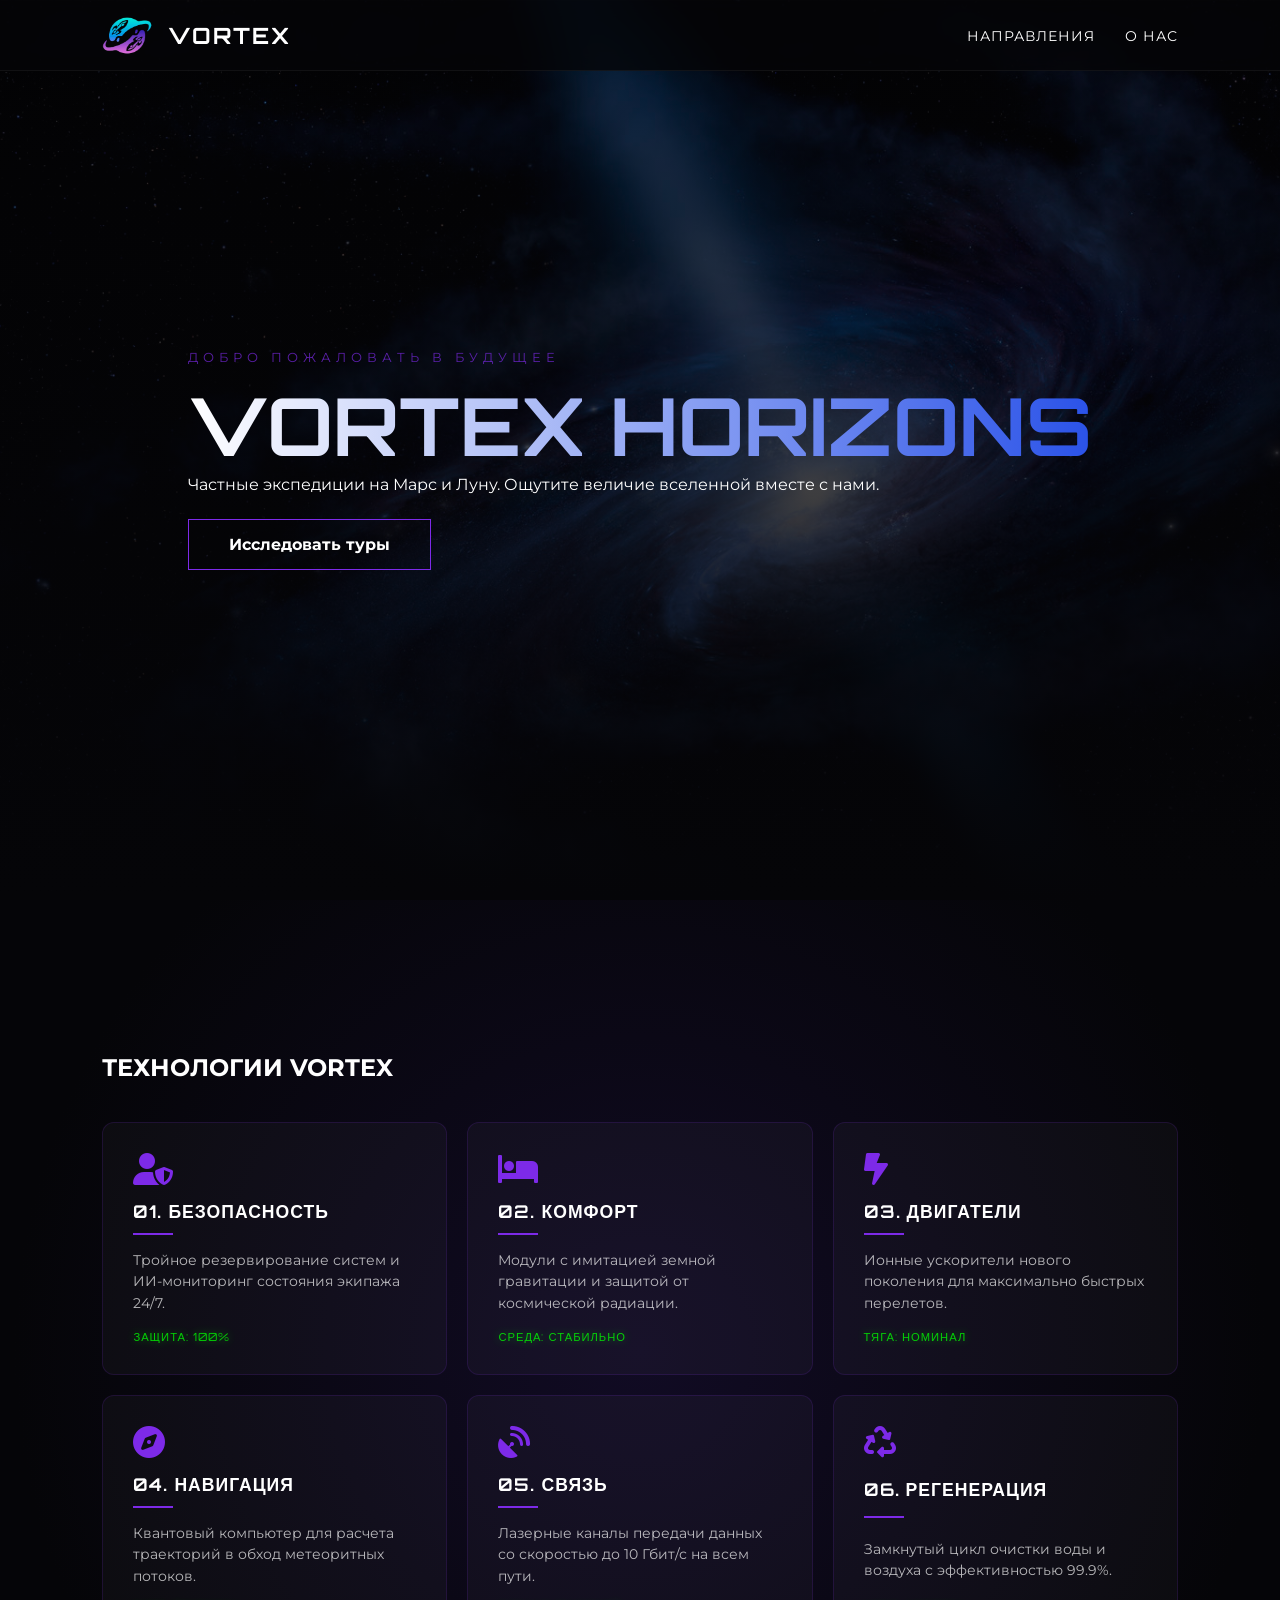
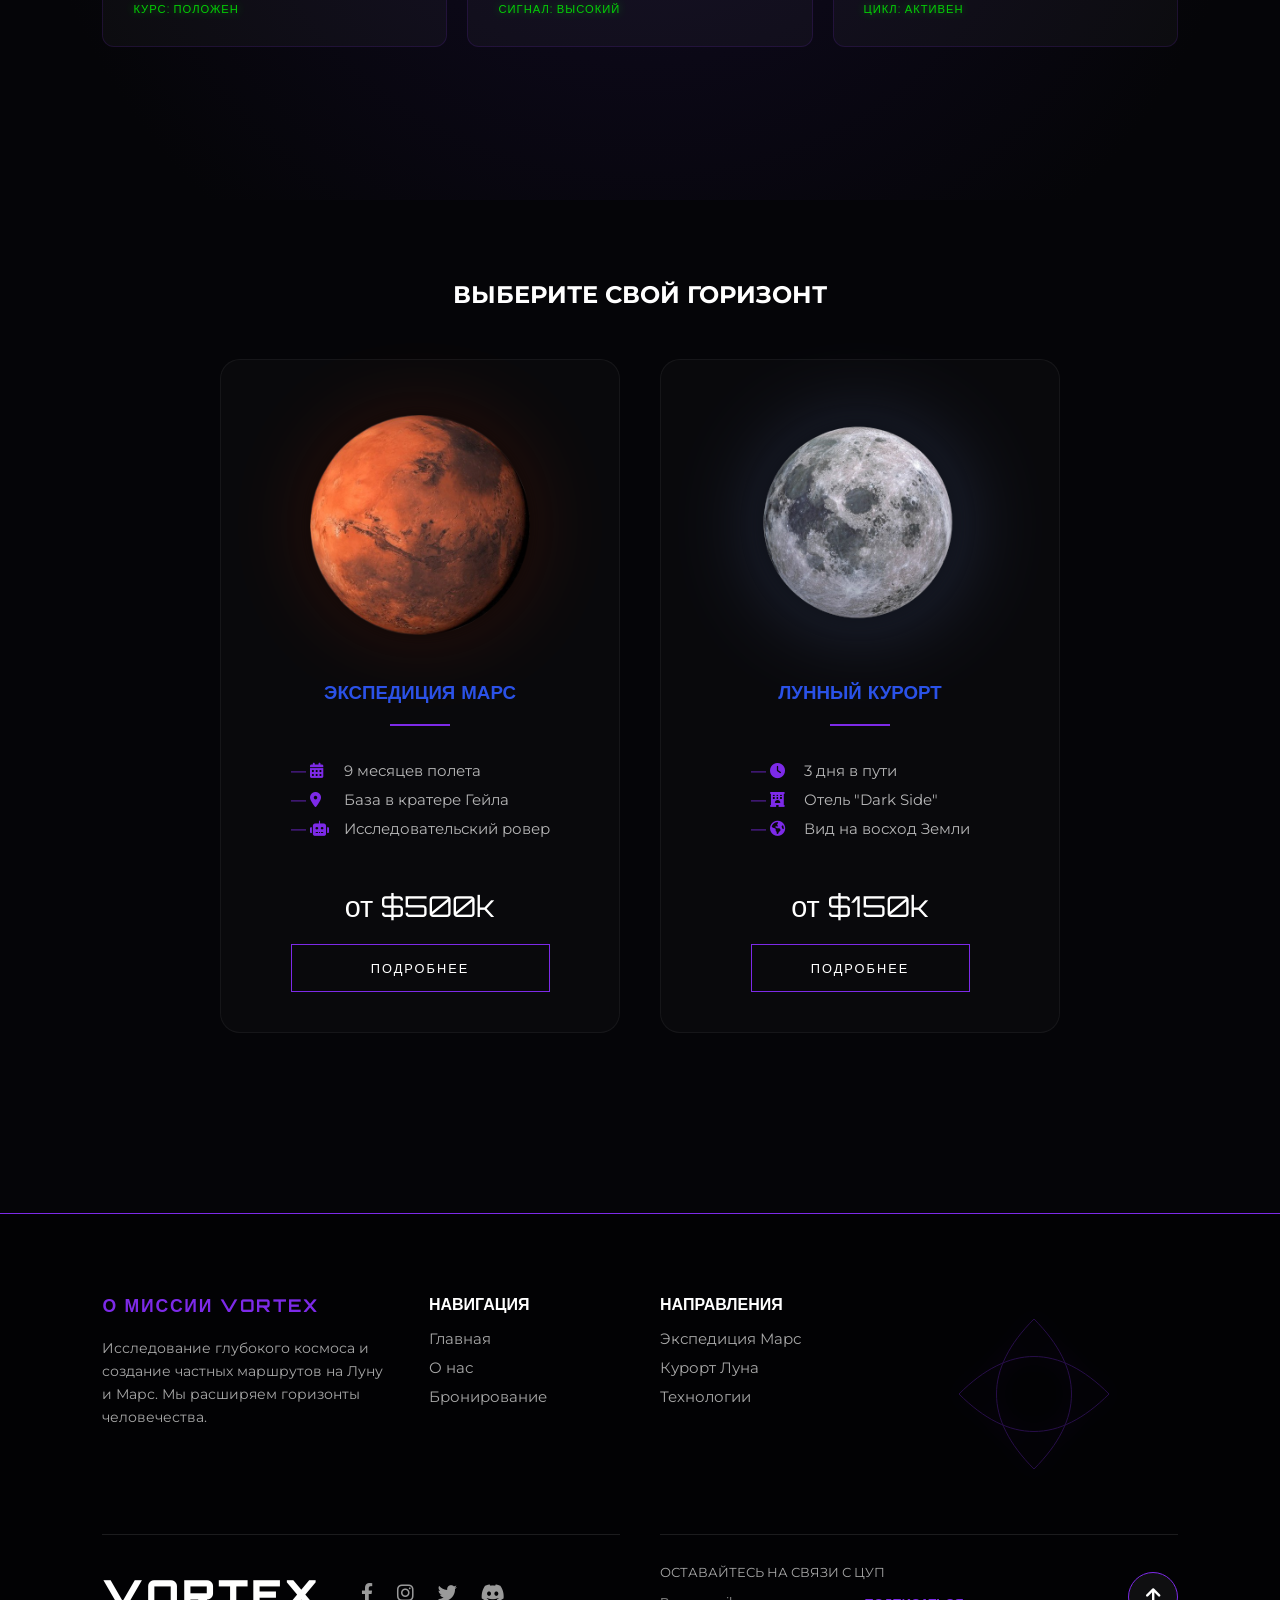
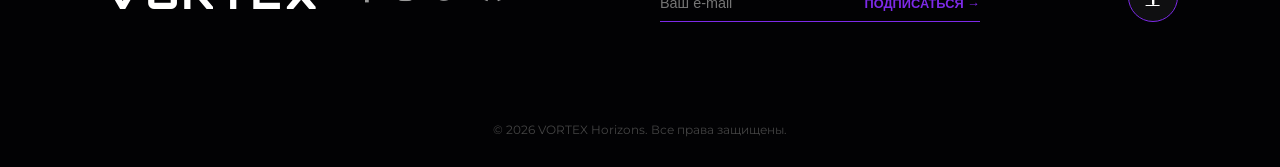
<file: index.html>
<head>
    <meta charset="UTF-8">
    <meta name="viewport" content="width=device-width, initial-scale=1.0">
    
    <meta name="description" content="VORTEX Horizons — ведущее агентство космического туризма. Забронируйте экспедиции на Марс и Луну уже сегодня.">
    <meta name="keywords" content="космический туризм, полеты на марс, экспедиция на луну, vortex horizons, космос">
    <meta name="author" content="Carpenco Maxim">
    <meta name="robots" content="index, follow">
    
    <meta property="og:title" content="VORTEX Horizons | Исследование космоса">
    <meta property="og:description" content="Ваш билет к звездам. Исследуйте пакеты услуг по колонизации планет.">
    <meta property="og:image" content="img/logo.png">
    <meta property="og:url" content="https://github.com/reky4ino">

    <title>VORTEX Horizons | Исследование космоса</title>
    <link href="https://fonts.googleapis.com/css2?family=Montserrat:wght@300;400;700&family=Orbitron:wght@400;700&display=swap" rel="stylesheet">
    <link rel="stylesheet" href="style.css">
</head>
<body class="page-fade">

    <header class="main-header">
        <a href="index.html" class="logo">
            <img src="images/Logo.png" alt="VORTEX Logo" class="logo-img">
            <span>VORTEX</span>
        </a>
        <nav class="nav-menu">
            <ul>
                <li><a href="#destinations">Направления</a></li>
                <li><a href="about.html">О нас</a></li>
                </ul>
        </nav>
    </header>

    <main>
        <section id="home" class="hero">
            <div class="hero-content">
                <span class="subtitle">Добро пожаловать в будущее</span>
                <h1>VORTEX <span>HORIZONS</span></h1>
                <p>Частные экспедиции на Марс и Луну. Ощутите величие вселенной вместе с нами.</p>
                <div class="hero-actions">
                    <a href="#destinations" class="btn-main">Исследовать туры</a>
                </div>
            </div>
        </section>

<section id="advantages" class="advantages-fullscreen">
    <div class="container-full">
        <h2 class="section-title">ТЕХНОЛОГИИ VORTEX</h2>
        <div class="adv-grid-6">
            <div class="adv-item glass">
                <div class="adv-icon"><i class="fas fa-user-shield"></i></div>
                <h3 class="orbitron-text">01. БЕЗОПАСНОСТЬ</h3>
                <div class="adv-line"></div>
                <p>Тройное резервирование систем и ИИ-мониторинг состояния экипажа 24/7.</p>
                <span class="adv-status">Защита: 100%</span>
            </div>

            <div class="adv-item glass">
                <div class="adv-icon"><i class="fas fa-bed"></i></div>
                <h3 class="orbitron-text">02. КОМФОРТ</h3>
                <div class="adv-line"></div>
                <p>Модули с имитацией земной гравитации и защитой от космической радиации.</p>
                <span class="adv-status">Среда: Стабильно</span>
            </div>

            <div class="adv-item glass">
                <div class="adv-icon"><i class="fas fa-bolt-lightning"></i></div>
                <h3 class="orbitron-text">03. ДВИГАТЕЛИ</h3>
                <div class="adv-line"></div>
                <p>Ионные ускорители нового поколения для максимально быстрых перелетов.</p>
                <span class="adv-status">Тяга: Номинал</span>
            </div>

            <div class="adv-item glass">
                <div class="adv-icon"><i class="fas fa-compass"></i></div>
                <h3 class="orbitron-text">04. НАВИГАЦИЯ</h3>
                <div class="adv-line"></div>
                <p>Квантовый компьютер для расчета траекторий в обход метеоритных потоков.</p>
                <span class="adv-status">Курс: Положен</span>
            </div>

            <div class="adv-item glass">
                <div class="adv-icon"><i class="fas fa-satellite-dish"></i></div>
                <h3 class="orbitron-text">05. СВЯЗЬ</h3>
                <div class="adv-line"></div>
                <p>Лазерные каналы передачи данных со скоростью до 10 Гбит/с на всем пути.</p>
                <span class="adv-status">Сигнал: Высокий</span>
            </div>

            <div class="adv-item glass">
                <div class="adv-icon"><i class="fas fa-recycle"></i></div>
                <h3 class="orbitron-text">06. РЕГЕНЕРАЦИЯ</h3>
                <div class="adv-line"></div>
                <p>Замкнутый цикл очистки воды и воздуха с эффективностью 99.9%.</p>
                <span class="adv-status">Цикл: Активен</span>
            </div>
        </div>
    </div>
</section>

       <section id="destinations" class="destinations-fullscreen">
    <div class="container">
        <h2 class="section-title">ВЫБЕРИТЕ СВОЙ ГОРИЗОНТ</h2>
        
        <div class="dest-grid">
            <div class="dest-card glass">
                <div class="planet-container">
                    <div class="planet-glow mars-glow"></div>
                    <img src="images/mars-fly.png" alt="Mars" class="planet-img floating">
                </div>
                <div class="card-info">
                    <h3 class="orbitron-text">ЭКСПЕДИЦИЯ МАРС</h3>
                    <div class="dest-line"></div>
                    <ul class="features">
                        <li><i class="fas fa-calendar-alt"></i> 9 месяцев полета</li>
                        <li><i class="fas fa-map-marker-alt"></i> База в кратере Гейла</li>
                        <li><i class="fas fa-robot"></i> Исследовательский ровер</li>
                    </ul>
                    <div class="price">от $500k</div>
                    <a href="mars.html" class="btn-card-new">ПОДРОБНЕЕ</a>
                </div>
            </div>

            <div class="dest-card glass">
                <div class="planet-container">
                    <div class="planet-glow moon-glow"></div>
                    <img src="images/moon-fly.png" alt="Moon" class="planet-img floating-delayed">
                </div>
                <div class="card-info">
                    <h3 class="orbitron-text">ЛУННЫЙ КУРОРТ</h3>
                    <div class="dest-line"></div>
                    <ul class="features">
                        <li><i class="fas fa-clock"></i> 3 дня в пути</li>
                        <li><i class="fas fa-hotel"></i> Отель "Dark Side"</li>
                        <li><i class="fas fa-earth-americas"></i> Вид на восход Земли</li>
                    </ul>
                    <div class="price">от $150k</div>
                    <a href="moon.html" class="btn-card-new">ПОДРОБНЕЕ</a>
                </div>
            </div>
        </div>
    </div>
</section>
    </main>

    <link rel="stylesheet" href="https://cdnjs.cloudflare.com/ajax/libs/font-awesome/6.0.0/css/all.min.css">

    <footer class="main-footer">
        <div class="footer-grid">
            <div class="footer-col footer-mission-info">
                <div class="footer-heading-fx">О МИССИИ VORTEX</div>
                <p class="mission-desc">Исследование глубокого космоса и создание частных маршрутов на Луну и Марс. Мы расширяем горизонты человечества.</p>
            </div>
            
            <div class="footer-col footer-links">
                <div class="footer-sub-heading">Навигация</div>
                <ul>
                    <li><a href="index.html">Главная</a></li>
                    <li><a href="about.html">О нас</a></li>
                    <li><a href="booking.html">Бронирование</a></li>
                </ul>
            </div>
            
            <div class="footer-col footer-links">
                <div class="footer-sub-heading">Направления</div>
                <ul>
                    <li><a href="mars.html">Экспедиция Марс</a></li>
                    <li><a href="moon.html">Курорт Луна</a></li>
                    <li><a href="index.html#advantages">Технологии</a></li>
                </ul>
            </div>

            <div class="footer-col footer-graphic-placeholder">
                <svg viewBox="0 0 400 300" class="borjomi-style-graphic">
                    <path d="M 50 150 C 150 50, 250 50, 350 150" stroke="#7d2ae8" fill="none" stroke-width="2"/>
                    <path d="M 50 150 C 150 250, 250 250, 350 150" stroke="#7d2ae8" fill="none" stroke-width="2"/>
                    <path d="M 200 0 C 100 100, 100 200, 200 300" stroke="#7d2ae8" fill="none" stroke-width="2"/>
                    <path d="M 200 0 C 300 100, 300 200, 200 300" stroke="#7d2ae8" fill="none" stroke-width="2"/>
                </svg>
            </div>

            <div class="footer-bottom-left">
                <div class="footer-logo orbitron-text">VORTEX</div>
                <div class="footer-social">
                    <a href="#"><i class="fab fa-facebook-f"></i></a>
                    <a href="#"><i class="fab fa-instagram"></i></a>
                    <a href="#"><i class="fab fa-twitter"></i></a>
                    <a href="#"><i class="fab fa-discord"></i></a>
                </div>
            </div>

            <div class="footer-bottom-right">
                <div class="footer-email-box">
                    <label for="email-subscribe">Оставайтесь на связи с ЦУП</label>
                    <div class="subscribe-input-wrapper">
                        <input type="email" id="email-subscribe" placeholder="Ваш e-mail">
                        <button class="subscribe-btn">ПОДПИСАТЬСЯ →</button>
                    </div>
                </div>
                <a href="#home" class="back-to-top-btn"><i class="fas fa-arrow-up"></i></a>
            </div>
        </div>
        <div class="footer-copyright">
            <p>&copy; 2026 VORTEX Horizons. Все права защищены.</p>
        </div>
    </footer>

    <script src="script.js"></script>
</body>

</html>
</file>
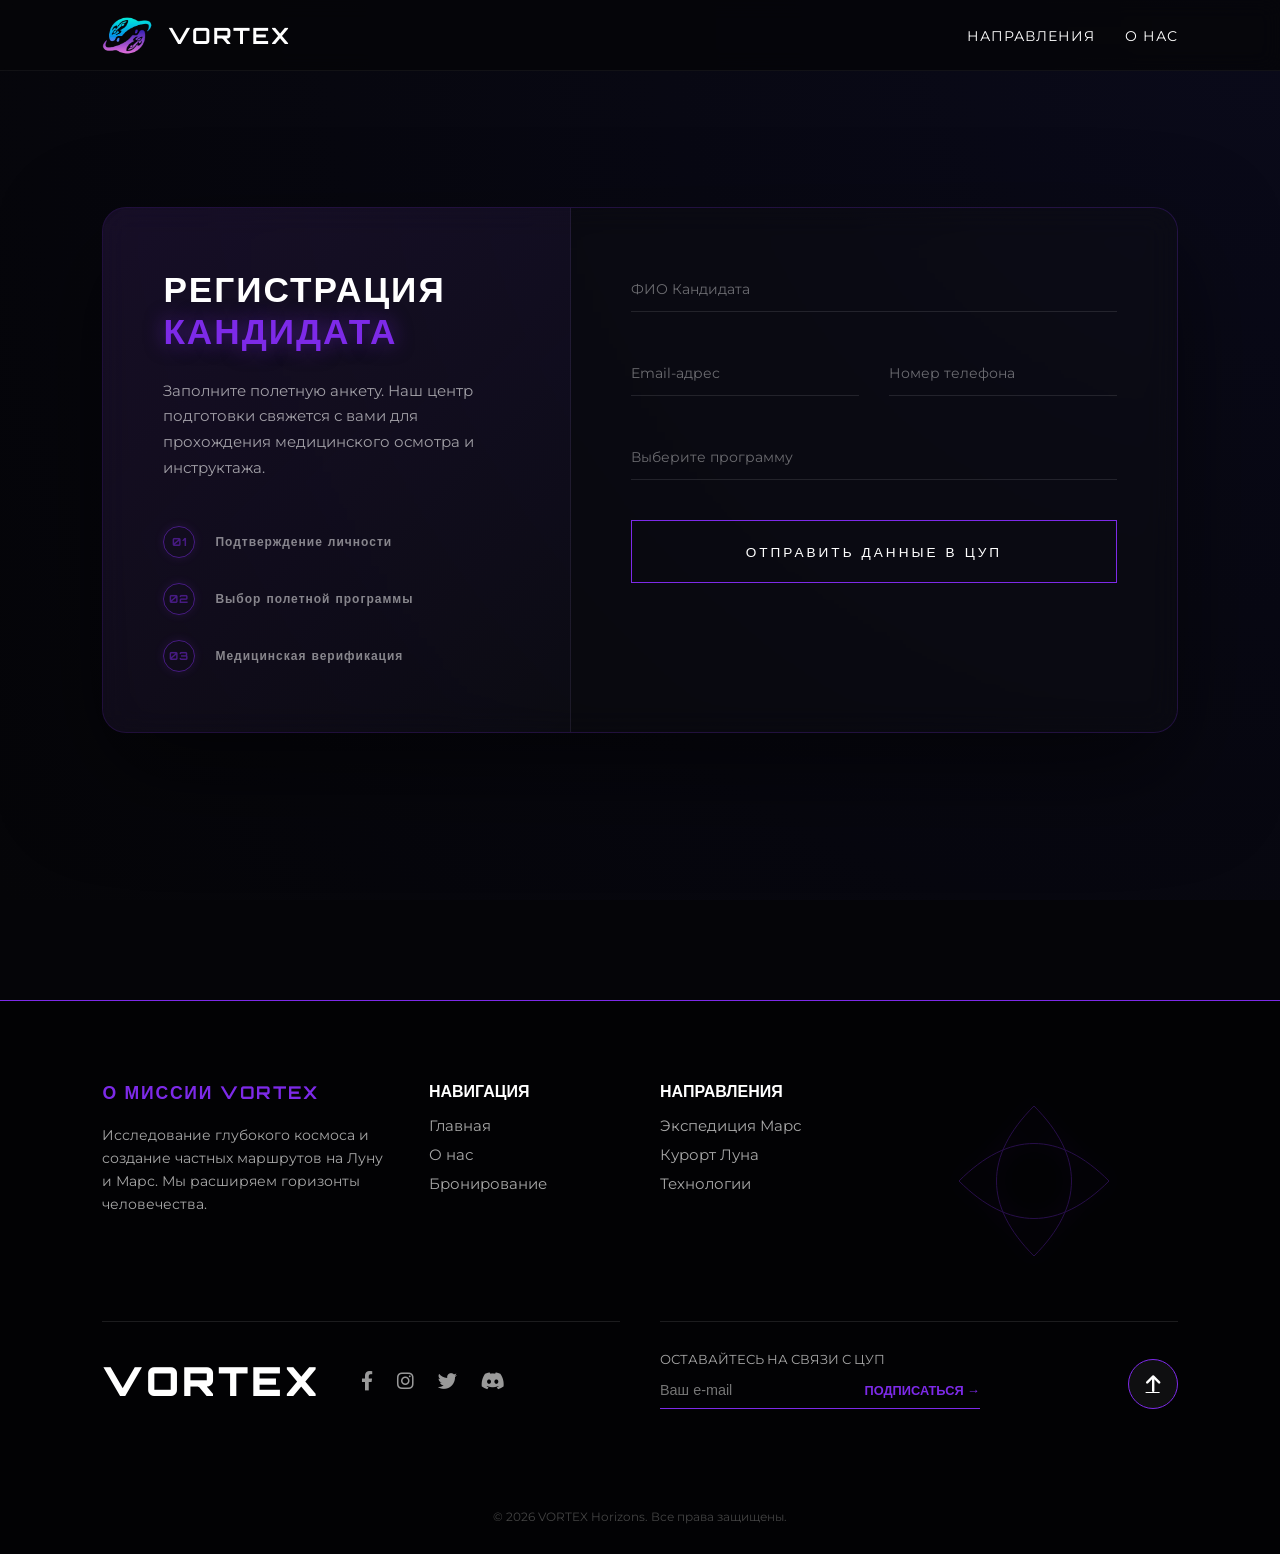
<file: booking.html>
<!DOCTYPE html>
<html lang="ru">
<head>
    <meta charset="UTF-8">
    <meta name="viewport" content="width=device-width, initial-scale=1.0">
    <title>Бронирование полета | VORTEX Horizons</title>
    <link href="https://fonts.googleapis.com/css2?family=Montserrat:wght@300;400;700&family=Orbitron:wght@400;700&display=swap" rel="stylesheet">
    <link rel="stylesheet" href="style.css">
</head>
<body class="page-fade">

<header class="main-header">
        <a href="index.html" class="logo">
            <img src="images/Logo.png" alt="VORTEX Logo" class="logo-img">
            <span>VORTEX</span>
        </a>
        <nav class="nav-menu">
            <ul>
                <li><a href="index.html#destinations">Направления</a></li>
                <li><a href="about.html">О нас</a></li>
            </ul>
        </nav>
    </header>

    <main class="booking-page">
        <div class="booking-container glass">
            <div class="booking-info">
                <h1 class="orbitron-text">РЕГИСТРАЦИЯ <span>КАНДИДАТА</span></h1>
                <p>Заполните полетную анкету. Наш центр подготовки свяжется с вами для прохождения медицинского осмотра и инструктажа.</p>
                
                <div class="step-list">
                    <div class="step"><span>01</span> Подтверждение личности</div>
                    <div class="step"><span>02</span> Выбор полетной программы</div>
                    <div class="step"><span>03</span> Медицинская верификация</div>
                </div>
            </div>

            <div class="booking-form-wrapper">
                <form id="mainOrderForm" class="modern-form" action="https://formspree.io/f/xdawgbwy" method="POST">
    <div class="form-row">
        <div class="input-group">
            <input type="text" name="ФИО" id="name" required placeholder=" ">
            <label>ФИО Кандидата</label>
            <div class="bar"></div>
        </div>
    </div>

    <div class="form-row">
        <div class="input-group">
            <input type="email" name="Email" id="email" required placeholder=" ">
            <label>Email-адрес</label>
            <div class="bar"></div>
        </div>
        <div class="input-group">
            <input type="tel" name="Телефон" id="phone" placeholder=" ">
            <label>Номер телефона</label>
            <div class="bar"></div>
        </div>
    </div>

                    <div class="form-row">
    <div class="input-group">
        <select id="destination" required>
            <option value="" disabled selected hidden></option> 
            <optgroup label="Пакеты Марса">
                <option value="mars_basic">Первооткрыватель 500.000$</option>
                <option value="mars_pro">Исследователь 850.000$</option>
                <option value="mars_vip">Архитектор 1.200.000$</option>
            </optgroup>
            <optgroup label="Пакеты Луны">
                <option value="moon_basic">Облёт 150.000$)</option>
                <option value="moon_pro">Прилунение 350.000$</option>
                <option value="moon_vip">Лунная база 600.000$</option>
            </optgroup>
        </select>
        <label>Выберите программу</label> <div class="bar"></div>
    </div>
</div>

                    <button type="submit" class="btn-submit-large orbitron-text">ОТПРАВИТЬ ДАННЫЕ В ЦУП</button>
                </form>
            </div>
        </div>
    </main>

<link rel="stylesheet" href="https://cdnjs.cloudflare.com/ajax/libs/font-awesome/6.0.0/css/all.min.css">

<footer class="main-footer">
    <div class="footer-grid">
        <div class="footer-col footer-mission-info">
            <div class="footer-heading-fx">О МИССИИ VORTEX</div>
            <p class="mission-desc">Исследование глубокого космоса и создание частных маршрутов на Луну и Марс. Мы расширяем горизонты человечества.</p>
        </div>
        
        <div class="footer-col footer-links">
            <div class="footer-sub-heading">Навигация</div>
            <ul>
                <li><a href="index.html">Главная</a></li>
                <li><a href="about.html">О нас</a></li>
                <li><a href="booking.html">Бронирование</a></li>
            </ul>
        </div>
        
        <div class="footer-col footer-links">
            <div class="footer-sub-heading">Направления</div>
            <ul>
                <li><a href="mars.html">Экспедиция Марс</a></li>
                <li><a href="moon.html">Курорт Луна</a></li>
                <li><a href="index.html#advantages">Технологии</a></li>
            </ul>
        </div>

        <div class="footer-col footer-graphic-placeholder">
            <svg viewBox="0 0 400 300" class="borjomi-style-graphic">
                <path d="M 50 150 C 150 50, 250 50, 350 150" stroke="#7d2ae8" fill="none" stroke-width="2"/>
                <path d="M 50 150 C 150 250, 250 250, 350 150" stroke="#7d2ae8" fill="none" stroke-width="2"/>
                <path d="M 200 0 C 100 100, 100 200, 200 300" stroke="#7d2ae8" fill="none" stroke-width="2"/>
                <path d="M 200 0 C 300 100, 300 200, 200 300" stroke="#7d2ae8" fill="none" stroke-width="2"/>
            </svg>
        </div>

        <div class="footer-bottom-left">
            <div class="footer-logo orbitron-text">VORTEX</div>
            <div class="footer-social">
                <a href="#"><i class="fab fa-facebook-f"></i></a>
                <a href="#"><i class="fab fa-instagram"></i></a>
                <a href="#"><i class="fab fa-twitter"></i></a>
                <a href="#"><i class="fab fa-discord"></i></a>
            </div>
        </div>

        <div class="footer-bottom-right">
            <div class="footer-email-box">
                <label for="email-subscribe">Оставайтесь на связи с ЦУП</label>
                <div class="subscribe-input-wrapper">
                    <input type="email" id="email-subscribe" placeholder="Ваш e-mail">
                    <button class="subscribe-btn">ПОДПИСАТЬСЯ →</button>
                </div>
            </div>
            <a href="#home" class="back-to-top-btn"><i class="fas fa-arrow-up"></i></a>
        </div>
    </div>
    <div class="footer-copyright">
        <p>&copy; 2026 VORTEX Horizons. Все права защищены.</p>
    </div>
</footer>

    <script src="script.js"></script>
</body>
</html>
</file>
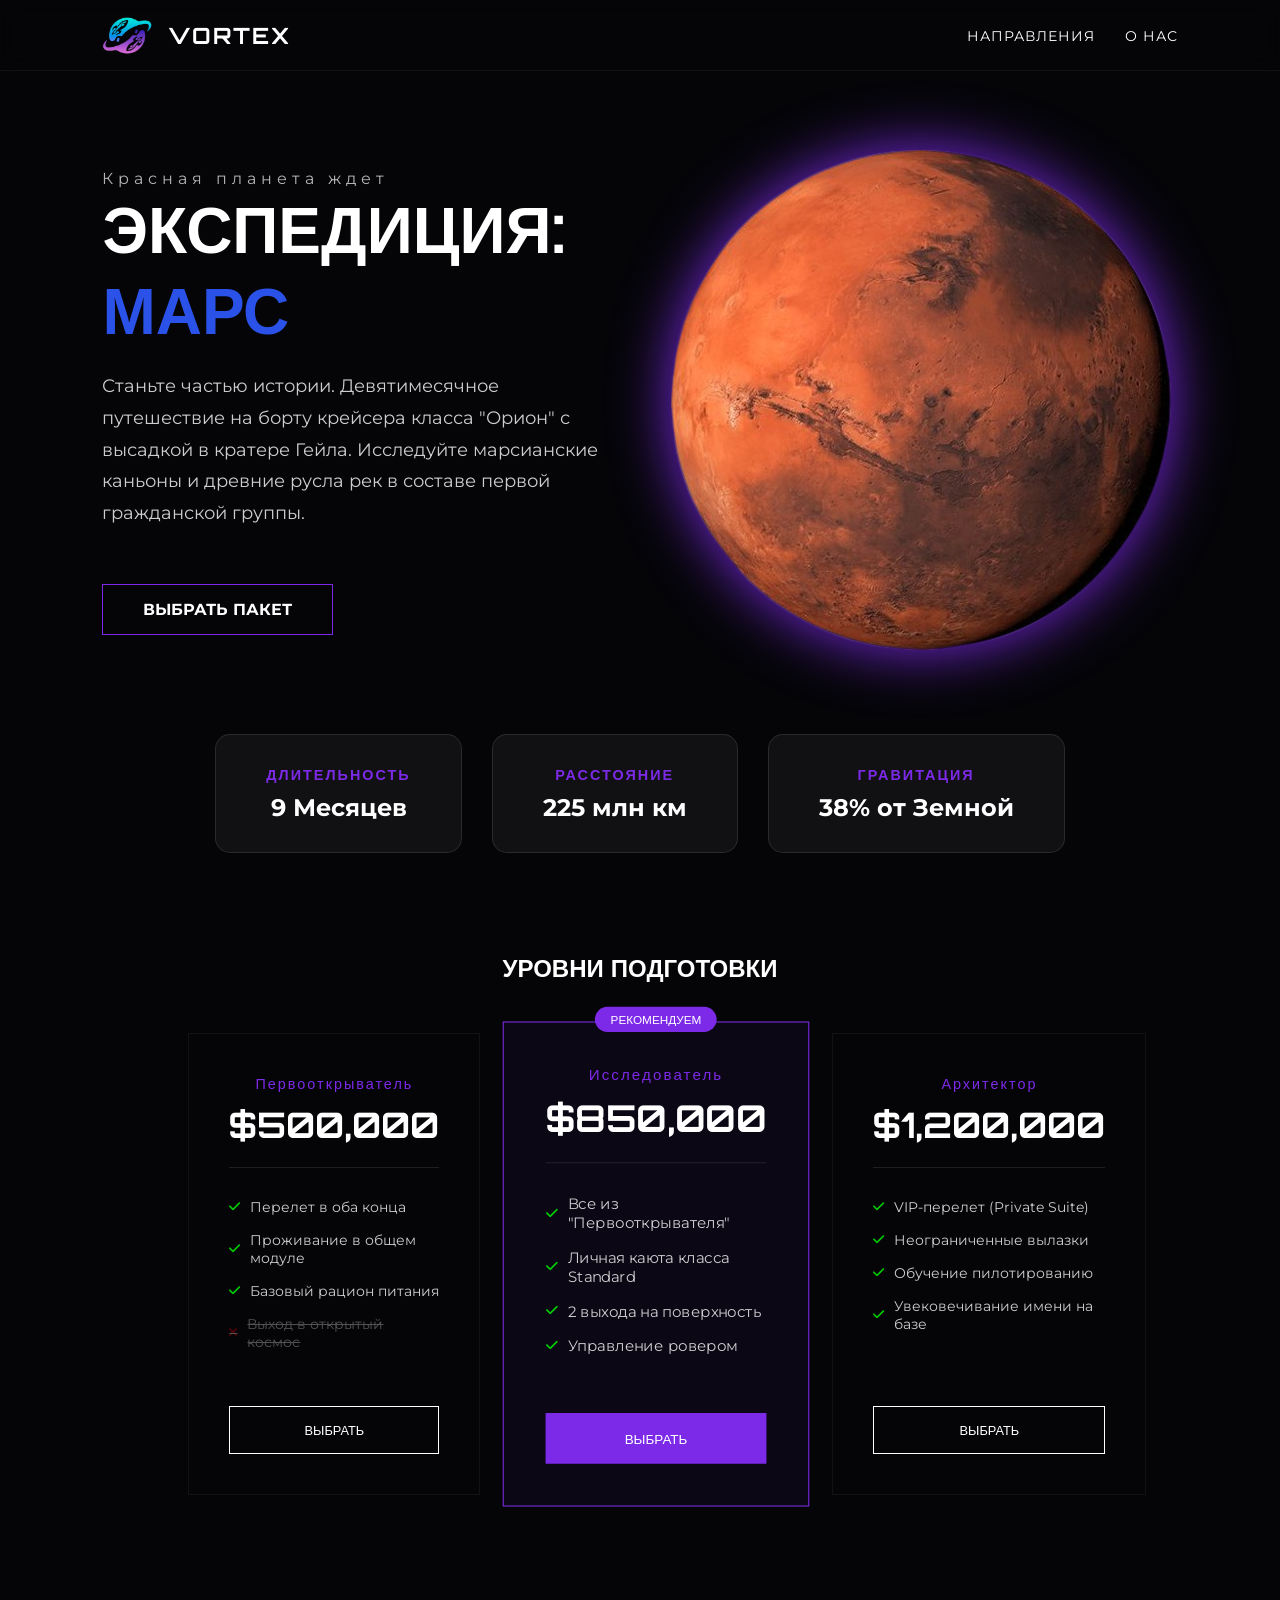
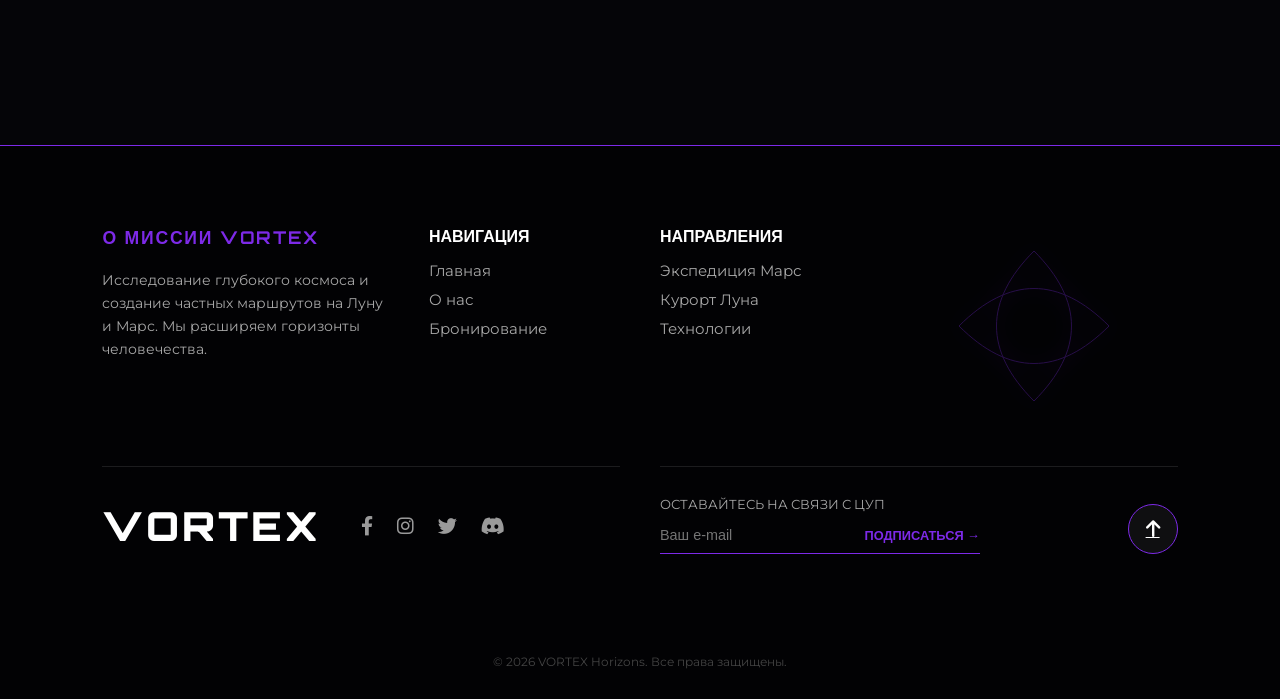
<file: mars.html>
<!DOCTYPE html>
<html lang="ru">
<head>
    <meta charset="UTF-8">
    <meta name="viewport" content="width=device-width, initial-scale=1.0">
    <title>Экспедиция на Марс | VORTEX</title>
    <link href="https://fonts.googleapis.com/css2?family=Montserrat:wght@300;400;700&family=Orbitron:wght@400;700;900&display=swap" rel="stylesheet">
    <link rel="stylesheet" href="https://cdnjs.cloudflare.com/ajax/libs/font-awesome/6.0.0/css/all.min.css">
    <link rel="stylesheet" href="style.css">
</head>
<body class="page-fade">

    <header class="main-header">
        <a href="index.html" class="logo">
            <img src="images/Logo.png" alt="VORTEX Logo" class="logo-img">
            <span>VORTEX</span>
        </a>
        <nav class="nav-menu">
            <ul>
                <li><a href="index.html#destinations">Направления</a></li>
                <li><a href="about.html">О нас</a></li>
            </ul>
        </nav>
    </header>

    <main class="detail-page">
        <section class="detail-hero">
            <div class="detail-text">
                <span class="subtitle">Красная планета ждет</span>
                <h1 class="orbitron-text">ЭКСПЕДИЦИЯ: <span>МАРС</span></h1>
                <p>Станьте частью истории. Девятимесячное путешествие на борту крейсера класса "Орион" с высадкой в кратере Гейла. Исследуйте марсианские каньоны и древние русла рек в составе первой гражданской группы.</p>
                <a href="#packages" class="btn-main">ВЫБРАТЬ ПАКЕТ</a>
            </div>
            <div class="detail-image">
                <div class="planet-glow mars-glow-big"></div>
                <img src="images/mars-fly.png" alt="Mars" class="floating-mars">
            </div>
        </section>

        <section class="detail-stats">
            <div class="stat-box glass">
                <h4>ДЛИТЕЛЬНОСТЬ</h4>
                <p>9 Месяцев</p>
            </div>
            <div class="stat-box glass">
                <h4>РАССТОЯНИЕ</h4>
                <p>225 млн км</p>
            </div>
            <div class="stat-box glass">
                <h4>ГРАВИТАЦИЯ</h4>
                <p>38% от Земной</p>
            </div>
        </section>

        <section id="packages" class="pricing-section">
            <div class="container">
                <h2 class="section-title orbitron-text" style="text-align: center; margin-bottom: 50px;">УРОВНИ ПОДГОТОВКИ</h2>
                <div class="pricing-grid">
                    
                    <div class="price-card glass">
                        <div class="price-header">
                            <span class="package-name orbitron-text">Первооткрыватель</span>
                            <div class="price-value">$500,000</div>
                        </div>
                        <ul class="price-features">
                            <li><i class="fas fa-check"></i> Перелет в оба конца</li>
                            <li><i class="fas fa-check"></i> Проживание в общем модуле</li>
                            <li><i class="fas fa-check"></i> Базовый рацион питания</li>
                            <li class="disabled"><i class="fas fa-times"></i> Выход в открытый космос</li>
                        </ul>
                        <a href="booking.html?package=pioneer" class="btn-price">ВЫБРАТЬ</a>
                    </div>

                    <div class="price-card glass featured">
                        <div class="featured-badge">РЕКОМЕНДУЕМ</div>
                        <div class="price-header">
                            <span class="package-name orbitron-text">Исследователь</span>
                            <div class="price-value">$850,000</div>
                        </div>
                        <ul class="price-features">
                            <li><i class="fas fa-check"></i> Все из "Первооткрывателя"</li>
                            <li><i class="fas fa-check"></i> Личная каюта класса Standard</li>
                            <li><i class="fas fa-check"></i> 2 выхода на поверхность</li>
                            <li><i class="fas fa-check"></i> Управление ровером</li>
                        </ul>
                        <a href="booking.html?package=explorer" class="btn-price">ВЫБРАТЬ</a>
                    </div>

                    <div class="price-card glass">
                        <div class="price-header">
                            <span class="package-name orbitron-text">Архитектор</span>
                            <div class="price-value">$1,200,000</div>
                        </div>
                        <ul class="price-features">
                            <li><i class="fas fa-check"></i> VIP-перелет (Private Suite)</li>
                            <li><i class="fas fa-check"></i> Неограниченные вылазки</li>
                            <li><i class="fas fa-check"></i> Обучение пилотированию</li>
                            <li><i class="fas fa-check"></i> Увековечивание имени на базе</li>
                        </ul>
                        <a href="booking.html?package=architect" class="btn-price">ВЫБРАТЬ</a>
                    </div>

                </div>
            </div>
        </section>
    </main>

    <footer class="main-footer">
        <div class="footer-grid">
            <div class="footer-col footer-mission-info">
                <div class="footer-heading-fx">О МИССИИ VORTEX</div>
                <p class="mission-desc">Исследование глубокого космоса и создание частных маршрутов на Луну и Марс. Мы расширяем горизонты человечества.</p>
            </div>
            
            <div class="footer-col footer-links">
                <div class="footer-sub-heading">Навигация</div>
                <ul>
                    <li><a href="index.html">Главная</a></li>
                    <li><a href="about.html">О нас</a></li>
                    <li><a href="booking.html">Бронирование</a></li>
                </ul>
            </div>
            
            <div class="footer-col footer-links">
                <div class="footer-sub-heading">Направления</div>
                <ul>
                    <li><a href="mars.html">Экспедиция Марс</a></li>
                    <li><a href="moon.html">Курорт Луна</a></li>
                    <li><a href="index.html#advantages">Технологии</a></li>
                </ul>
            </div>

            <div class="footer-col footer-graphic-placeholder">
                <svg viewBox="0 0 400 300" class="borjomi-style-graphic">
                    <path d="M 50 150 C 150 50, 250 50, 350 150" stroke="#7d2ae8" fill="none" stroke-width="2"/>
                    <path d="M 50 150 C 150 250, 250 250, 350 150" stroke="#7d2ae8" fill="none" stroke-width="2"/>
                    <path d="M 200 0 C 100 100, 100 200, 200 300" stroke="#7d2ae8" fill="none" stroke-width="2"/>
                    <path d="M 200 0 C 300 100, 300 200, 200 300" stroke="#7d2ae8" fill="none" stroke-width="2"/>
                </svg>
            </div>

            <div class="footer-bottom-left">
                <div class="footer-logo orbitron-text">VORTEX</div>
                <div class="footer-social">
                    <a href="#"><i class="fab fa-facebook-f"></i></a>
                    <a href="#"><i class="fab fa-instagram"></i></a>
                    <a href="#"><i class="fab fa-twitter"></i></a>
                    <a href="#"><i class="fab fa-discord"></i></a>
                </div>
            </div>

            <div class="footer-bottom-right">
                <div class="footer-email-box">
                    <label for="email-subscribe">Оставайтесь на связи с ЦУП</label>
                    <div class="subscribe-input-wrapper">
                        <input type="email" id="email-subscribe" placeholder="Ваш e-mail">
                        <button class="subscribe-btn">ПОДПИСАТЬСЯ →</button>
                    </div>
                </div>
                <a href="#" class="back-to-top-btn"><i class="fas fa-arrow-up"></i></a>
            </div>
        </div>
        <div class="footer-copyright">
            <p>&copy; 2026 VORTEX Horizons. Все права защищены.</p>
        </div>
    </footer>

    <script src="script.js"></script>
</body>
</html>
</file>
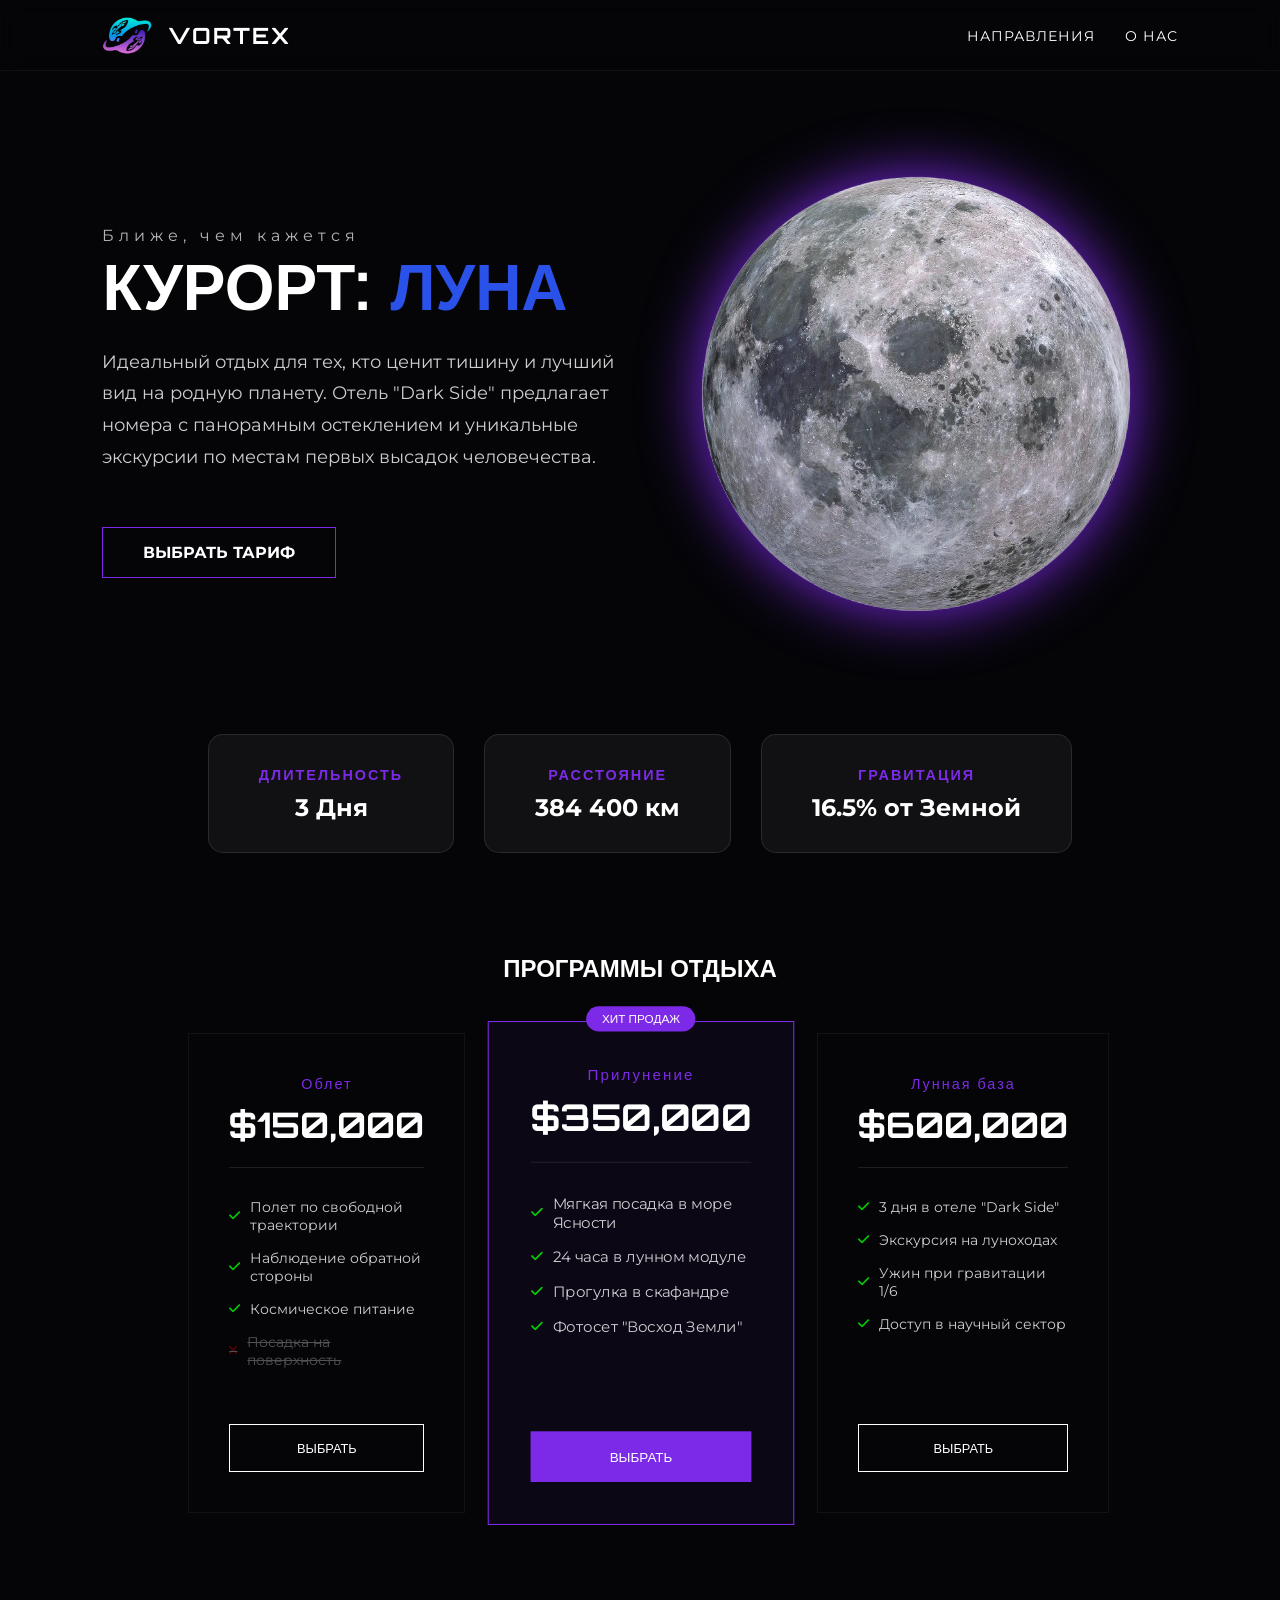
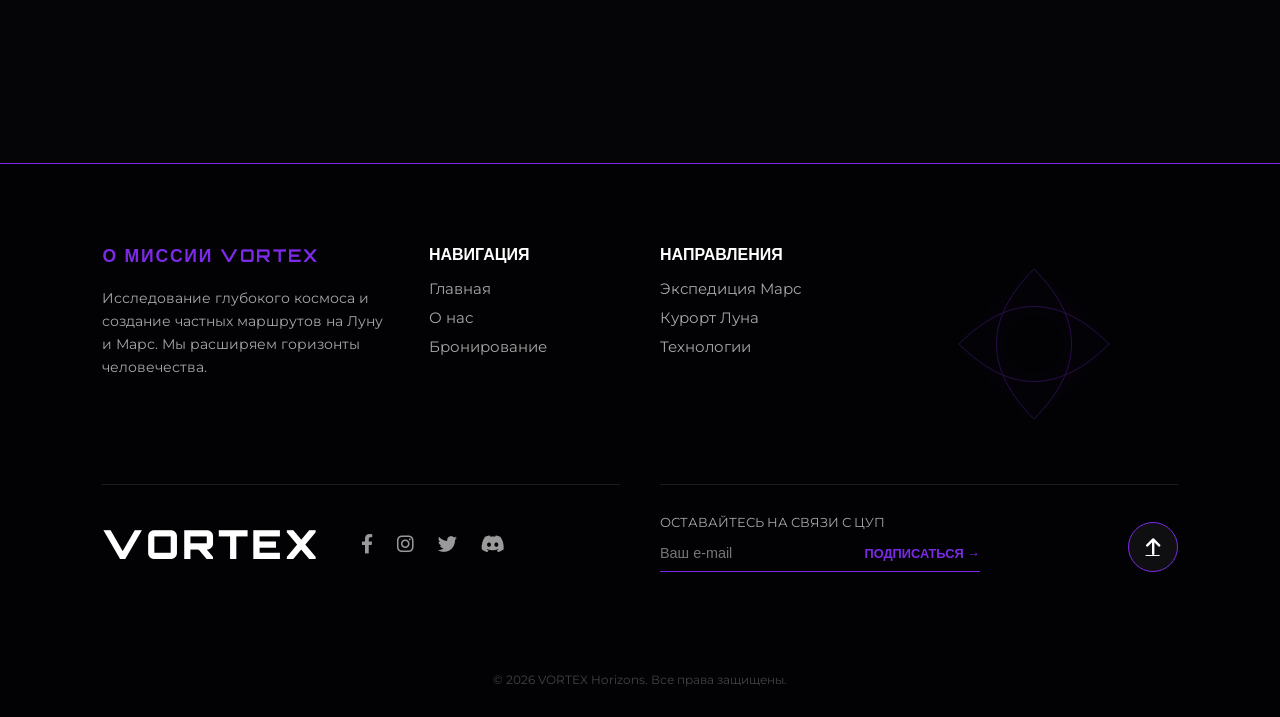
<file: moon.html>
<!DOCTYPE html>
<html lang="ru">
<head>
    <meta charset="UTF-8">
    <meta name="viewport" content="width=device-width, initial-scale=1.0">
    <title>Лунный курорт | VORTEX</title>
    <link href="https://fonts.googleapis.com/css2?family=Montserrat:wght@300;400;700&family=Orbitron:wght@400;700;900&display=swap" rel="stylesheet">
    <link rel="stylesheet" href="https://cdnjs.cloudflare.com/ajax/libs/font-awesome/6.0.0/css/all.min.css">
    <link rel="stylesheet" href="style.css">
</head>
<body class="page-fade">

    <header class="main-header">
        <a href="index.html" class="logo">
            <img src="images/Logo.png" alt="VORTEX Logo" class="logo-img">
            <span>VORTEX</span>
        </a>
        <nav class="nav-menu">
            <ul>
                <li><a href="index.html#destinations">Направления</a></li>
                <li><a href="about.html">О нас</a></li>
            </ul>
        </nav>
    </header>

    <main class="detail-page">
        <section class="detail-hero">
            <div class="detail-text">
                <span class="subtitle">Ближе, чем кажется</span>
                <h1 class="orbitron-text">КУРОРТ: <span>ЛУНА</span></h1>
                <p>Идеальный отдых для тех, кто ценит тишину и лучший вид на родную планету. Отель "Dark Side" предлагает номера с панорамным остеклением и уникальные экскурсии по местам первых высадок человечества.</p>
                <a href="#packages" class="btn-main">ВЫБРАТЬ ТАРИФ</a>
            </div>
            <div class="detail-image">
                <div class="planet-glow moon-glow-big"></div>
                <img src="images/moon-fly.png" alt="Moon" class="floating-moon">
            </div>
        </section>

        <section class="detail-stats">
            <div class="stat-box glass">
                <h4>ДЛИТЕЛЬНОСТЬ</h4>
                <p>3 Дня</p>
            </div>
            <div class="stat-box glass">
                <h4>РАССТОЯНИЕ</h4>
                <p>384 400 км</p>
            </div>
            <div class="stat-box glass">
                <h4>ГРАВИТАЦИЯ</h4>
                <p>16.5% от Земной</p>
            </div>
        </section>

        <section id="packages" class="pricing-section">
            <div class="container">
                <h2 class="section-title orbitron-text" style="text-align: center; margin-bottom: 50px;">ПРОГРАММЫ ОТДЫХА</h2>
                <div class="pricing-grid">
                    
                    <div class="price-card glass">
                        <div class="price-header">
                            <span class="package-name orbitron-text">Облет</span>
                            <div class="price-value">$150,000</div>
                        </div>
                        <ul class="price-features">
                            <li><i class="fas fa-check"></i> Полет по свободной траектории</li>
                            <li><i class="fas fa-check"></i> Наблюдение обратной стороны</li>
                            <li><i class="fas fa-check"></i> Космическое питание</li>
                            <li class="disabled"><i class="fas fa-times"></i> Посадка на поверхность</li>
                        </ul>
                        <a href="booking.html?package=flyby" class="btn-price">ВЫБРАТЬ</a>
                    </div>

                    <div class="price-card glass featured">
                        <div class="featured-badge">ХИТ ПРОДАЖ</div>
                        <div class="price-header">
                            <span class="package-name orbitron-text">Прилунение</span>
                            <div class="price-value">$350,000</div>
                        </div>
                        <ul class="price-features">
                            <li><i class="fas fa-check"></i> Мягкая посадка в море Ясности</li>
                            <li><i class="fas fa-check"></i> 24 часа в лунном модуле</li>
                            <li><i class="fas fa-check"></i> Прогулка в скафандре</li>
                            <li><i class="fas fa-check"></i> Фотосет "Восход Земли"</li>
                        </ul>
                        <a href="booking.html?package=landing" class="btn-price">ВЫБРАТЬ</a>
                    </div>

                    <div class="price-card glass">
                        <div class="price-header">
                            <span class="package-name orbitron-text">Лунная база</span>
                            <div class="price-value">$600,000</div>
                        </div>
                        <ul class="price-features">
                            <li><i class="fas fa-check"></i> 3 дня в отеле "Dark Side"</li>
                            <li><i class="fas fa-check"></i> Экскурсия на луноходах</li>
                            <li><i class="fas fa-check"></i> Ужин при гравитации 1/6</li>
                            <li><i class="fas fa-check"></i> Доступ в научный сектор</li>
                        </ul>
                        <a href="booking.html?package=base" class="btn-price">ВЫБРАТЬ</a>
                    </div>

                </div>
            </div>
        </section>
    </main>

    <footer class="main-footer">
        <div class="footer-grid">
            <div class="footer-col footer-mission-info">
                <div class="footer-heading-fx">О МИССИИ VORTEX</div>
                <p class="mission-desc">Исследование глубокого космоса и создание частных маршрутов на Луну и Марс. Мы расширяем горизонты человечества.</p>
            </div>
            
            <div class="footer-col footer-links">
                <div class="footer-sub-heading">Навигация</div>
                <ul>
                    <li><a href="index.html">Главная</a></li>
                    <li><a href="about.html">О нас</a></li>
                    <li><a href="booking.html">Бронирование</a></li>
                </ul>
            </div>
            
            <div class="footer-col footer-links">
                <div class="footer-sub-heading">Направления</div>
                <ul>
                    <li><a href="mars.html">Экспедиция Марс</a></li>
                    <li><a href="moon.html">Курорт Луна</a></li>
                    <li><a href="index.html#advantages">Технологии</a></li>
                </ul>
            </div>

            <div class="footer-col footer-graphic-placeholder">
                <svg viewBox="0 0 400 300" class="borjomi-style-graphic">
                    <path d="M 50 150 C 150 50, 250 50, 350 150" stroke="#7d2ae8" fill="none" stroke-width="2"/>
                    <path d="M 50 150 C 150 250, 250 250, 350 150" stroke="#7d2ae8" fill="none" stroke-width="2"/>
                    <path d="M 200 0 C 100 100, 100 200, 200 300" stroke="#7d2ae8" fill="none" stroke-width="2"/>
                    <path d="M 200 0 C 300 100, 300 200, 200 300" stroke="#7d2ae8" fill="none" stroke-width="2"/>
                </svg>
            </div>

            <div class="footer-bottom-left">
                <div class="footer-logo orbitron-text">VORTEX</div>
                <div class="footer-social">
                    <a href="#"><i class="fab fa-facebook-f"></i></a>
                    <a href="#"><i class="fab fa-instagram"></i></a>
                    <a href="#"><i class="fab fa-twitter"></i></a>
                    <a href="#"><i class="fab fa-discord"></i></a>
                </div>
            </div>

            <div class="footer-bottom-right">
                <div class="footer-email-box">
                    <label for="email-subscribe">Оставайтесь на связи с ЦУП</label>
                    <div class="subscribe-input-wrapper">
                        <input type="email" id="email-subscribe" placeholder="Ваш e-mail">
                        <button class="subscribe-btn">ПОДПИСАТЬСЯ →</button>
                    </div>
                </div>
                <a href="#" class="back-to-top-btn"><i class="fas fa-arrow-up"></i></a>
            </div>
        </div>
        <div class="footer-copyright">
            <p>&copy; 2026 VORTEX Horizons. Все права защищены.</p>
        </div>
    </footer>

    <script src="script.js"></script>
</body>
</html>
</file>
<file: style.css>
:root {
    --bg-color: #050508;
    --accent-color: #7d2ae8;
    --secondary-accent: #2a52e8;
    --text-color: #ffffff;
    --glass: rgba(255, 255, 255, 0.05);
}

* { margin: 0; padding: 0; box-sizing: border-box; scroll-behavior: smooth; }

body {
    background-color: var(--bg-color);
    color: var(--text-color);
    font-family: 'Montserrat', sans-serif;
    overflow-x: hidden;
}

/* Header */
.main-header {
    display: flex; justify-content: space-between; align-items: center;
    padding: 15px 8%; position: fixed; width: 100%; z-index: 100;
    background: rgba(5, 5, 8, 0.8); backdrop-filter: blur(10px);
    border-bottom: 1px solid rgba(255,255,255,0.05);
}

.logo { 
    display: flex; 
    align-items: center; 
    gap: 15px; 
    font-weight: 700; 
    font-size: 1.4rem; 
    letter-spacing: 2px; 
    font-family: 'Orbitron', sans-serif; 
    text-decoration: none;
    color: #ffffff;
}

.logo-img {
    height: 40px;
    display: block;
}

.nav-menu ul {
    display: flex;
    list-style: none;
    gap: 30px;
    align-items: center;
}

.nav-menu a {
    text-decoration: none;
    color: var(--text-color);
    font-size: 0.9rem;
    font-weight: 400;
    letter-spacing: 1px;
    transition: 0.3s;
    text-transform: uppercase;
}

.nav-menu a:hover {
    color: var(--accent-color);
}
.btn-nav { border: 1px solid var(--accent-color); padding: 8px 20px; border-radius: 2px; }

/* Hero */
.hero {
    height: 100vh; display: flex; align-items: center; justify-content: center;
    background: linear-gradient(rgba(5,5,8,0.5), var(--bg-color)), url('images/main-bg.jpg') center/cover no-repeat;
}
.hero h1 { font-size: 5rem; font-family: 'Orbitron', sans-serif; background: linear-gradient(to right, #fff, var(--secondary-accent)); -webkit-background-clip: text; -webkit-text-fill-color: transparent; }
.hero .subtitle { color: var(--accent-color); letter-spacing: 5px; text-transform: uppercase; font-size: 0.8rem; display: block; margin-bottom: 10px; }
.btn-main { text-decoration: none; padding: 15px 40px; border: 1px solid var(--accent-color); color: #fff; font-weight: 700; transition: 0.3s; display: inline-block; margin-top: 25px; }
.btn-main:hover { background: var(--accent-color); box-shadow: 0 0 30px var(--accent-color); }

/* Секция направлений целиком */
.destinations-fullscreen {
    width: 100%;
    min-height: 100vh;
    display: flex;
    flex-direction: column;
    justify-content: center;
    align-items: center;
    padding: 80px 8%;
    background: var(--bg-color);
    text-align: center;
}

.dest-grid {
    display: flex;
    justify-content: center;
    align-items: stretch;
    gap: 40px;
    margin-top: 50px;
    width: 100%;
    flex-wrap: wrap;
}

.dest-card.glass {
    background: rgba(255, 255, 255, 0.02);
    border: 1px solid rgba(255, 255, 255, 0.05);
    border-radius: 20px;
    padding: 40px;
    width: 400px;
    transition: 0.4s ease;
    display: flex;
    flex-direction: column;
    align-items: center;
}

.dest-card.glass:hover {
    background: rgba(255, 255, 255, 0.05);
    border-color: var(--accent-color);
    transform: translateY(-15px);
    box-shadow: 0 20px 40px rgba(0, 0, 0, 0.5);
}

.planet-container {
    position: relative;
    height: 250px;
    display: flex;
    justify-content: center;
    align-items: center;
    margin-bottom: 30px;
}

.planet-img {
    width: 220px;
    z-index: 2;
    filter: drop-shadow(0 0 10px rgba(0,0,0,0.5));
}

.planet-glow {
    position: absolute;
    width: 180px;
    height: 180px;
    border-radius: 50%;
    filter: blur(50px);
    opacity: 0.3;
    transition: 0.5s;
}

.mars-glow { background: #ff4500; }
.moon-glow { background: #88aaff; }

.dest-card:hover .planet-glow {
    opacity: 0.6;
    transform: scale(1.2);
}

.dest-line {
    width: 60px;
    height: 2px;
    background: var(--accent-color);
    margin: 15px auto;
}

.features {
    list-style: none;
    text-align: left;
    margin: 20px auto;
    display: inline-block;
}

.features li {
    font-size: 0.95rem;
    color: rgba(255,255,255,0.7);
    margin-bottom: 10px;
}

.features i {
    color: var(--accent-color);
    margin-right: 10px;
    width: 20px;
}

.price {
    font-size: 1.8rem;
    font-family: 'Orbitron', sans-serif;
    margin: 20px 0;
    color: #fff;
}

.btn-card-new {
    display: block;
    padding: 15px;
    border: 1px solid var(--accent-color);
    color: #fff;
    text-decoration: none;
    font-family: 'Orbitron', sans-serif;
    font-size: 0.8rem;
    letter-spacing: 2px;
    transition: 0.3s;
    background: transparent;
}

.btn-card-new:hover {
    background: var(--accent-color);
    box-shadow: 0 0 20px var(--accent-color);
}

.floating { animation: float 6s ease-in-out infinite; }
.floating-delayed { animation: float 6s ease-in-out infinite; animation-delay: 2s; }

@keyframes float {
    0%, 100% { transform: translateY(0); }
    50% { transform: translateY(-15px); }
}

.floating-mars { animation: float 6s ease-in-out infinite; }
.floating-moon { animation: float 8s ease-in-out infinite; }

.card-info h3 { font-family: 'Orbitron', sans-serif; color: var(--secondary-accent); margin-bottom: 20px; }
.features li::before { content: "— "; color: var(--accent-color); }

/* Модальное окно */
.modal {
    display: none; position: fixed; z-index: 2000; left: 0; top: 0; width: 100%; height: 100%;
    background: rgba(0, 0, 0, 0.85); backdrop-filter: blur(10px); align-items: center; justify-content: center;
}
.modal-content {
    background: rgba(255, 255, 255, 0.05); border: 1px solid var(--accent-color);
    padding: 50px; border-radius: 20px; width: 450px; position: relative;
}
.close-btn { position: absolute; right: 20px; top: 10px; font-size: 30px; cursor: pointer; color: var(--accent-color); }

.orbitron-text { font-family: 'Orbitron', sans-serif; }

/* Полноэкранная секция технологий */
.advantages-fullscreen {
    width: 100%;
    height: 100vh;
    display: flex;
    flex-direction: column;
    justify-content: center;
    align-items: center;
    padding: 60px 8%;
    background: radial-gradient(circle at center, #110b24 0%, var(--bg-color) 80%);
    position: relative;
    overflow: hidden;
}

.container-full {
    width: 100%;
    max-width: 1400px;
    display: flex;
    flex-direction: column;
    gap: 40px;
}

.adv-grid-6 {
    display: grid;
    grid-template-columns: repeat(3, 1fr);
    grid-template-rows: repeat(2, 1fr);
    gap: 20px;
    width: 100%;
}

.adv-item {
    padding: 30px;
    border: 1px solid rgba(125, 42, 232, 0.15);
    border-radius: 12px;
    background: rgba(255, 255, 255, 0.03);
    transition: 0.4s ease;
    display: flex;
    flex-direction: column;
    justify-content: space-between;
}

.adv-item:hover {
    transform: translateY(-5px);
    border-color: var(--accent-color);
    background: rgba(125, 42, 232, 0.05);
    box-shadow: 0 0 30px rgba(125, 42, 232, 0.1);
}

.adv-icon {
    font-size: 2rem;
    color: var(--accent-color);
    margin-bottom: 15px;
}

.adv-item h3 {
    font-size: 1.1rem;
    margin-bottom: 10px;
    letter-spacing: 1px;
}

.adv-line {
    width: 40px;
    height: 2px;
    background: var(--accent-color);
    margin-bottom: 15px;
}

.adv-item p {
    font-size: 0.9rem;
    line-height: 1.5;
    color: rgba(255, 255, 255, 0.7);
}

.adv-status {
    margin-top: 15px;
    font-family: 'Orbitron', sans-serif;
    font-size: 0.7rem;
    color: #00ff00;
    text-transform: uppercase;
    opacity: 0.8;
    letter-spacing: 1px;
    text-shadow: 0 0 8px rgba(0, 255, 0, 0.5);
}

@media (max-width: 1024px) {
    .advantages-fullscreen { height: auto; padding: 100px 5%; }
    .adv-grid-6 { grid-template-columns: repeat(2, 1fr); }
}

@media (max-width: 768px) {
    .adv-grid-6 { grid-template-columns: 1fr; }
}

/* Страницы деталей (Марс/Луна) */
.detail-page { padding: 150px 8% 50px; min-height: 100vh; }
.detail-hero { display: flex; align-items: center; justify-content: space-between; gap: 50px; }
.detail-text { flex: 1; }
.detail-text h1 { font-size: 4rem; margin-bottom: 20px; }
.detail-text h1 span { color: var(--secondary-accent); }
.detail-text p { font-size: 1.1rem; line-height: 1.8; opacity: 0.8; margin-bottom: 30px; }
.detail-image { flex: 1; text-align: center; }
.detail-image img { width: 100%; max-width: 500px; filter: drop-shadow(0 0 30px var(--accent-color)); }

.detail-stats { display: flex; justify-content: center; gap: 30px; margin-top: 80px; }
.stat-box { background: var(--glass); padding: 30px 50px; border-radius: 15px; text-align: center; border: 1px solid rgba(255,255,255,0.1); }
.stat-box h4 { font-family: 'Orbitron', sans-serif; color: var(--accent-color); margin-bottom: 10px; font-size: 0.9rem; letter-spacing: 2px;}
.stat-box p { font-size: 1.5rem; font-weight: bold; }

/* Footers */
.main-footer {
    background: #020204;
    color: #fff;
    padding: 80px 8% 30px;
    border-top: 1px solid var(--accent-color);
    margin-top: 100px;
}

.footer-grid {
    display: grid;
    grid-template-columns: 1.5fr 1fr 1fr 1.5fr;
    gap: 40px;
    max-width: 1400px;
    margin: 0 auto;
    padding-bottom: 50px;
}

.footer-heading-fx {
    font-size: 1.1rem;
    font-weight: 700;
    margin-bottom: 20px;
    color: var(--accent-color);
    letter-spacing: 0.1em;
    text-transform: uppercase;
    font-family: 'Orbitron', sans-serif;
}

.footer-sub-heading {
    font-size: 1rem;
    font-weight: 600;
    margin-bottom: 15px;
    color: #fff;
    text-transform: uppercase;
    font-family: 'Orbitron', sans-serif;
}

.footer-mission-info p {
    font-size: 0.9rem;
    line-height: 1.6;
    color: #a7a7a7;
    max-width: 300px;
}

.footer-links ul { list-style: none; }
.footer-links li { margin-bottom: 10px; }
.footer-links a {
    font-size: 0.95rem;
    color: #a7a7a7;
    text-decoration: none;
    transition: 0.3s;
}
.footer-links a:hover { color: var(--accent-color); padding-left: 5px; }

.footer-graphic-placeholder {
    grid-column: 4 / 5;
    display: flex;
    justify-content: center;
    align-items: center;
}
.borjomi-style-graphic {
    width: 200px;
    height: 200px;
    opacity: 0.3;
    filter: drop-shadow(0 0 10px var(--accent-color));
}

.footer-bottom-left {
    grid-column: 1 / 3;
    display: flex;
    align-items: center;
    gap: 40px;
    border-top: 1px solid rgba(255, 255, 255, 0.1);
    padding-top: 30px;
}

.footer-logo {
    font-size: 2.5rem;
    font-weight: 900;
    color: #fff;
    letter-spacing: 0.08em;
}

.footer-social a {
    font-size: 1.2rem;
    color: #fff;
    margin-right: 20px;
    transition: 0.3s;
    opacity: 0.6;
}
.footer-social a:hover { color: var(--accent-color); opacity: 1; transform: scale(1.2); }

.footer-bottom-right {
    grid-column: 3 / 5;
    display: flex;
    justify-content: space-between;
    align-items: flex-end;
    border-top: 1px solid rgba(255, 255, 255, 0.1);
    padding-top: 30px;
}

.footer-email-box label {
    display: block;
    font-size: 0.8rem;
    color: #a7a7a7;
    margin-bottom: 10px;
    text-transform: uppercase;
}

.subscribe-input-wrapper {
    display: flex;
    position: relative;
    width: 320px;
    border-bottom: 1px solid var(--accent-color);
    padding-bottom: 5px;
}

.subscribe-input-wrapper input {
    flex-grow: 1;
    background: transparent;
    border: none;
    color: #fff;
    padding: 5px 0;
    font-size: 0.9rem;
    outline: none;
}

.subscribe-btn {
    background: none;
    border: none;
    color: var(--accent-color);
    font-weight: 700;
    text-transform: uppercase;
    cursor: pointer;
    font-size: 0.8rem;
    transition: 0.3s;
}
.subscribe-btn:hover { color: #fff; letter-spacing: 1px; }

.back-to-top-btn {
    background: rgba(255,255,255,0.05);
    border: 1px solid var(--accent-color);
    border-radius: 50%;
    width: 50px;
    height: 50px;
    display: flex;
    justify-content: center;
    align-items: center;
    font-size: 1.2rem;
    color: #fff;
    transition: 0.3s;
}
.back-to-top-btn:hover { background: var(--accent-color); box-shadow: 0 0 20px var(--accent-color); color: #fff; }

.footer-copyright {
    text-align: center;
    font-size: 0.75rem;
    color: #444;
    margin-top: 50px;
}

@media(max-width: 1000px) {
    .footer-grid { grid-template-columns: repeat(2, 1fr); }
    .footer-graphic-placeholder { display: none; }
    .footer-bottom-left, .footer-bottom-right { grid-column: 1 / 3; }
}

@media(max-width: 600px) {
    .footer-grid { grid-template-columns: 1fr; }
    .footer-bottom-left, .footer-bottom-right { grid-column: 1 / 2; }
    .subscribe-input-wrapper { width: 100%; }
}

/* Анимация перехода страниц */
.page-fade { animation: fadeIn 0.8s ease-in-out; }
@keyframes fadeIn { from { opacity: 0; transform: translateY(10px); } to { opacity: 1; transform: translateY(0); } }

/* Адаптивность (мобильные) */
@media (max-width: 768px) {
    .main-header { flex-direction: column; gap: 15px; padding: 15px; }
    .nav-menu ul { gap: 15px; flex-wrap: wrap; justify-content: center; }
    .hero h1 { font-size: 3rem; }
    .adv-grid, .detail-hero, .detail-stats { flex-direction: column; }
    .dest-card { width: 100%; }
}

/* СТРАНИЦА "О НАС" */
.page-about { background: #020204; }
.about-hero { position: relative; height: 100vh; width: 100%; display: flex; align-items: center; justify-content: center; overflow: hidden; }
.video-bg { position: absolute; top: 50%; left: 50%; transform: translate(-50%, -50%); min-width: 100%; min-height: 100%; width: auto; height: auto; z-index: -2; object-fit: cover; }
.hero-overlay { position: absolute; top: 0; left: 0; width: 100%; height: 100%; background: linear-gradient(to bottom, rgba(0,0,0,0.3), rgba(2,2,4,1)); z-index: -1; }
.about-hero .hero-content { text-align: center; z-index: 1; }

.spec-title { font-size: 8rem; font-weight: 900; line-height: 0.9; letter-spacing: -5px; margin-bottom: 20px; background: linear-gradient(to bottom, #fff 50%, #444); -webkit-background-clip: text; -webkit-text-fill-color: transparent; }
.spec-title span { color: var(--accent-color); -webkit-text-fill-color: initial; }

.subtitle { font-size: 1rem; letter-spacing: 5px; opacity: 0.7; margin-top: 20px; }

.scroll-down { position: absolute; bottom: 40px; font-size: 1.5rem; color: var(--accent-color); animation: bounce 2s infinite; opacity: 0.7; }

@keyframes bounce { 0%, 20%, 50%, 80%, 100% {transform: translateY(0);} 40% {transform: translateY(-10px);} 60% {transform: translateY(-5px);} }

.about-info { padding: 100px 8%; position: relative; z-index: 2; }
.container { max-width: 1200px; margin: 0 auto; }

.about-quote { padding: 60px; text-align: center; margin-bottom: 60px; border: 1px solid rgba(125, 42, 232, 0.3); }
.about-quote p { font-size: 1.8rem; font-style: italic; line-height: 1.4; margin-bottom: 30px; color: #eee; }
.quote-author { color: var(--accent-color); letter-spacing: 2px; font-size: 0.9rem; }

.about-grid { display: grid; grid-template-columns: 1fr 1fr; gap: 30px; margin-bottom: 40px; }
.info-card { padding: 50px; transition: 0.3s; }
.info-card:hover { border-color: var(--secondary-accent); transform: translateY(-5px); }
.icon-accent { font-size: 3rem; color: var(--accent-color); margin-bottom: 20px; display: block; }
.info-card h3 { font-size: 1.2rem; margin-bottom: 15px; letter-spacing: 1px; }
.info-card p { font-size: 0.95rem; line-height: 1.7; opacity: 0.8; }

.wide-card { padding: 60px; margin-top: 40px; }
.wide-header { text-align: center; margin-bottom: 50px; }
.stats-grid { display: flex; justify-content: center; gap: 80px; text-align: center; }
.stat-item { flex: 1; }
.stat-num { font-size: 4rem; font-family: 'Orbitron', sans-serif; color: var(--accent-color); font-weight: 700; background: linear-gradient(to bottom, var(--accent-color), #fff); -webkit-background-clip: text; -webkit-text-fill-color: transparent; }
.stat-desc { font-size: 0.9rem; text-transform: uppercase; letter-spacing: 2px; margin-top: 10px; opacity: 0.7; }

@media (max-width: 1000px) {
    .spec-title { font-size: 5rem; letter-spacing: -2px; }
    .about-quote p { font-size: 1.4rem; }
    .stats-grid { gap: 40px; flex-wrap: wrap; }
}

@media (max-width: 768px) {
    .spec-title { font-size: 3.5rem; }
    .about-grid { grid-template-columns: 1fr; }
    .about-quote, .wide-card { padding: 30px; }
}

/* Pricing Section */
.pricing-section { padding: 100px 8%; background: #050508; }
.pricing-grid { display: grid; grid-template-columns: repeat(3, 1fr); gap: 30px; margin-top: 50px; }
.price-card { padding: 40px; display: flex; flex-direction: column; position: relative; border: 1px solid rgba(255, 255, 255, 0.05); }
.price-card.featured { border-color: var(--accent-color); background: rgba(125, 42, 232, 0.05); transform: scale(1.05); z-index: 2; }
.featured-badge { position: absolute; top: -15px; left: 50%; transform: translateX(-50%); background: var(--accent-color); padding: 5px 15px; font-size: 0.7rem; font-family: 'Orbitron', sans-serif; border-radius: 20px; }
.price-header { text-align: center; margin-bottom: 30px; border-bottom: 1px solid rgba(255, 255, 255, 0.1); padding-bottom: 20px; }
.package-name { display: block; font-size: 0.9rem; letter-spacing: 2px; color: var(--accent-color); margin-bottom: 10px; }
.price-value { font-size: 2.2rem; font-weight: 700; font-family: 'Orbitron', sans-serif; }
.price-features { list-style: none; margin-bottom: 40px; flex-grow: 1; }
.price-features li { margin-bottom: 15px; font-size: 0.9rem; opacity: 0.8; display: flex; align-items: center; gap: 10px; }
.price-features i { color: #00ff00; font-size: 0.8rem; }
.price-features li.disabled { opacity: 0.3; text-decoration: line-through; }
.price-features li.disabled i { color: #ff0000; }
.btn-price { display: block; text-align: center; padding: 15px; border: 1px solid #fff; color: #fff; text-decoration: none; font-family: 'Orbitron', sans-serif; font-size: 0.8rem; transition: 0.3s; }
.btn-price:hover { background: #fff; color: #000; }
.featured .btn-price { background: var(--accent-color); border-color: var(--accent-color); }
.featured .btn-price:hover { background: transparent; color: #fff; }

/* ===================== СТРАНИЦА БРОНИРОВАНИЯ (ЦУП STYLE) ===================== */

.booking-page {
    padding: 120px 8% 80px;
    min-height: 100vh;
    display: flex;
    align-items: center;
    justify-content: center;
    background: radial-gradient(circle at top right, #0a0a1a, var(--bg-color));
}

.booking-container {
    display: flex;
    max-width: 1100px;
    width: 100%;
    background: rgba(255, 255, 255, 0.02);
    border-radius: 24px;
    overflow: hidden;
    border: 1px solid rgba(125, 42, 232, 0.2);
    backdrop-filter: blur(15px);
    box-shadow: 0 40px 100px rgba(0, 0, 0, 0.5);
}

/* Левая часть: Инфо */
.booking-info {
    flex: 1;
    padding: 60px;
    background: linear-gradient(135deg, rgba(125, 42, 232, 0.1), transparent);
    border-right: 1px solid rgba(255,255,255,0.05);
    display: flex;
    flex-direction: column;
    justify-content: center;
}

.booking-info h1 { 
    font-size: 2.2rem; 
    margin-bottom: 25px; 
    line-height: 1.2;
    letter-spacing: 2px;
}
.booking-info h1 span { 
    color: var(--accent-color); 
    display: block;
    text-shadow: 0 0 20px rgba(125, 42, 232, 0.5);
}

.booking-info p { 
    opacity: 0.6; 
    line-height: 1.7; 
    margin-bottom: 45px; 
    font-size: 0.95rem;
}

/* Шаги регистрации */
.step-list { display: flex; flex-direction: column; gap: 25px; }

.step { 
    display: flex; 
    align-items: center; 
    gap: 20px; 
    font-weight: 700; 
    font-family: 'Orbitron', sans-serif;
    font-size: 0.75rem;
    letter-spacing: 1px;
    opacity: 0.5;
    transition: 0.3s;
}

.step:hover { opacity: 1; color: var(--accent-color); }

.step span { 
    width: 32px; height: 32px; 
    border: 1px solid var(--accent-color); 
    display: flex; align-items: center; justify-content: center; 
    border-radius: 50%; 
    color: var(--accent-color); 
    font-size: 0.7rem;
    box-shadow: 0 0 10px rgba(125, 42, 232, 0.3);
}

/* Правая часть: Форма */
.booking-form-wrapper { 
    flex: 1.4; 
    padding: 60px; 
    background: rgba(0, 0, 0, 0.2);
}

.modern-form .form-row { 
    display: flex; 
    gap: 30px; 
    margin-bottom: 40px; 
}

.modern-form .input-group { 
    position: relative; 
    flex: 1; 
}

/* Поля ввода */
.modern-form input, 
.modern-form select {
    width: 100%; 
    padding: 12px 0; 
    background: none; 
    border: none;
    border-bottom: 1px solid rgba(255, 255, 255, 0.1); 
    color: #fff; 
    font-size: 1rem;
    outline: none;
    font-family: 'Montserrat', sans-serif;
    transition: 0.3s;
}

/* Убираем стандартную стрелочку селекта */
.modern-form select {
    appearance: none;
    cursor: pointer;
}

/* Кастомный Label */
.modern-form label {
    position: absolute; 
    left: 0; 
    top: 12px; 
    color: rgba(255, 255, 255, 0.4);
    transition: 0.3s cubic-bezier(0.4, 0, 0.2, 1); 
    pointer-events: none;
    font-size: 0.9rem;
}

/* Анимация лейбла при фокусе и наличии текста */
.modern-form input:focus ~ label, 
.modern-form input:not(:placeholder-shown) ~ label,
.modern-form select:focus ~ label,
.modern-form select:valid ~ label {
    top: -18px; 
    font-size: 0.7rem; 
    color: var(--accent-color);
    letter-spacing: 1px;
    text-transform: uppercase;
}

/* Линия подчеркивания (Bar) */
.modern-form .bar {
    position: absolute; 
    bottom: 0; 
    left: 0; 
    height: 2px; 
    width: 0;
    background: var(--accent-color); 
    transition: 0.4s ease;
    box-shadow: 0 0 15px var(--accent-color);
}

.modern-form input:focus ~ .bar,
.modern-form select:focus ~ .bar { 
    width: 100%; 
}

/* Чекбокс согласия */
.checkbox-row { margin: 10px 0 40px; }

.checkbox-row .container {
    display: block;
    position: relative;
    padding-left: 35px;
    cursor: pointer;
    font-size: 0.85rem;
    color: rgba(255,255,255,0.6);
    user-select: none;
}

.checkbox-row input { position: absolute; opacity: 0; cursor: pointer; height: 0; width: 0; }

.checkmark {
    position: absolute;
    top: 0; left: 0;
    height: 20px; width: 20px;
    background: rgba(255,255,255,0.05);
    border: 1px solid rgba(255,255,255,0.2);
    border-radius: 4px;
    transition: 0.3s;
}

.checkbox-row .container:hover input ~ .checkmark { border-color: var(--accent-color); }
.checkbox-row input:checked ~ .checkmark { background: var(--accent-color); border-color: var(--accent-color); }

.checkmark:after {
    content: "";
    position: absolute;
    display: none;
    left: 6px; top: 2px;
    width: 5px; height: 10px;
    border: solid white;
    border-width: 0 2px 2px 0;
    transform: rotate(45deg);
}

.checkbox-row input:checked ~ .checkmark:after { display: block; }

/* Кнопка отправки */
.btn-submit-large {
    width: 100%; 
    padding: 22px; 
    background: transparent; 
    border: 1px solid var(--accent-color); 
    color: #fff;
    cursor: pointer; 
    transition: 0.4s; 
    letter-spacing: 3px;
    font-size: 0.85rem;
    position: relative;
    overflow: hidden;
}

.btn-submit-large:hover {
    background: var(--accent-color);
    box-shadow: 0 0 40px rgba(125, 42, 232, 0.6);
    transform: translateY(-2px);
}

/* Адаптивность */
@media (max-width: 950px) {
    .booking-container { flex-direction: column; }
    .booking-info { padding: 40px; border-right: none; border-bottom: 1px solid rgba(255,255,255,0.05); }
    .booking-form-wrapper { padding: 40px; }
}

@media (max-width: 600px) {
    .modern-form .form-row { flex-direction: column; gap: 40px; }
    .booking-info h1 { font-size: 1.8rem; }
}

/* Стилизация выпадающего списка (option) */
.modern-form select option {
    background-color: #120a2a; /* Темный фон под стать сайту */
    color: #fff;
    padding: 15px;
}

/* Убираем синее выделение в некоторых браузерах и подправляем отступы */
.modern-form select:focus {
    outline: none;
}

.modern-form select optgroup {
    background: #1a1a3a;
    color: var(--accent-color);
    padding: 10px;
}

/* ===================== СТРАНИЦА 404 ===================== */

.error-page {
    background: #05050a;
    height: 100vh;
    display: flex;
    align-items: center;
    justify-content: center;
    overflow: hidden;
    position: relative;
}

.error-container {
    text-align: center;
    z-index: 10;
    padding: 20px;
}

/* Эффект глитча для цифр 404 */
.glitch {
    font-size: 12rem;
    font-weight: 700;
    color: #fff;
    position: relative;
    text-shadow: 0.05em 0 0 rgba(255, 0, 0, 0.75),
                -0.025em -0.05em 0 rgba(0, 255, 0, 0.75),
                0.025em 0.05em 0 rgba(0, 0, 255, 0.75);
    animation: glitch 500ms infinite;
}

.glitch::before,
.glitch::after {
    content: attr(data-text);
    position: absolute;
    top: 0; left: 0; width: 100%; height: 100%;
    opacity: 0.8;
}

.glitch::before {
    animation: glitch 650ms infinite;
    clip-path: polygon(0 0, 100% 0, 100% 45%, 0 45%);
    transform: translate(-0.025em, -0.0125em);
    color: var(--accent-color);
}

.glitch::after {
    animation: glitch 375ms infinite;
    clip-path: polygon(0 80%, 100% 20%, 100% 100%, 0 100%);
    transform: translate(0.0125em, 0.025em);
    color: #00fff2;
}

@keyframes glitch {
    0% { text-shadow: 0.05em 0 0 #ff0000, -0.05em -0.025em 0 #00ff00, 0.025em 0.05em 0 #0000ff; }
    14% { text-shadow: 0.05em 0 0 #ff0000, -0.05em -0.025em 0 #00ff00, 0.025em 0.05em 0 #0000ff; }
    15% { text-shadow: -0.05em -0.025em 0 #ff0000, 0.025em 0.025em 0 #00ff00, -0.05em -0.05em 0 #0000ff; }
    49% { text-shadow: -0.05em -0.025em 0 #ff0000, 0.025em 0.025em 0 #00ff00, -0.05em -0.05em 0 #0000ff; }
    50% { text-shadow: 0.025em 0.05em 0 #ff0000, 0.05em 0 0 #00ff00, 0 -0.05em 0 #0000ff; }
    99% { text-shadow: 0.025em 0.05em 0 #ff0000, 0.05em 0 0 #00ff00, 0 -0.05em 0 #0000ff; }
    100% { text-shadow: -0.025em 0 0 #ff0000, -0.025em -0.025em 0 #00ff00, -0.025em -0.05em 0 #0000ff; }
}

.error-info h2 {
    letter-spacing: 5px;
    margin-bottom: 15px;
    color: var(--accent-color);
}

.error-info p {
    opacity: 0.5;
    font-size: 1rem;
    margin-bottom: 40px;
}

.error-actions .scanner-btn {
    display: inline-flex;
    text-decoration: none;
    padding: 0 40px;
    width: auto;
}

/* Звездный фон для 404 */
.stars-overlay {
    position: absolute;
    width: 200%; height: 200%;
    background-image: radial-gradient(circle, #fff 1px, transparent 1px);
    background-size: 50px 50px;
    opacity: 0.1;
    animation: drift 60s infinite linear;
}

@keyframes drift {
    from { transform: rotate(0deg); }
    to { transform: rotate(360deg); }
}
</file>
